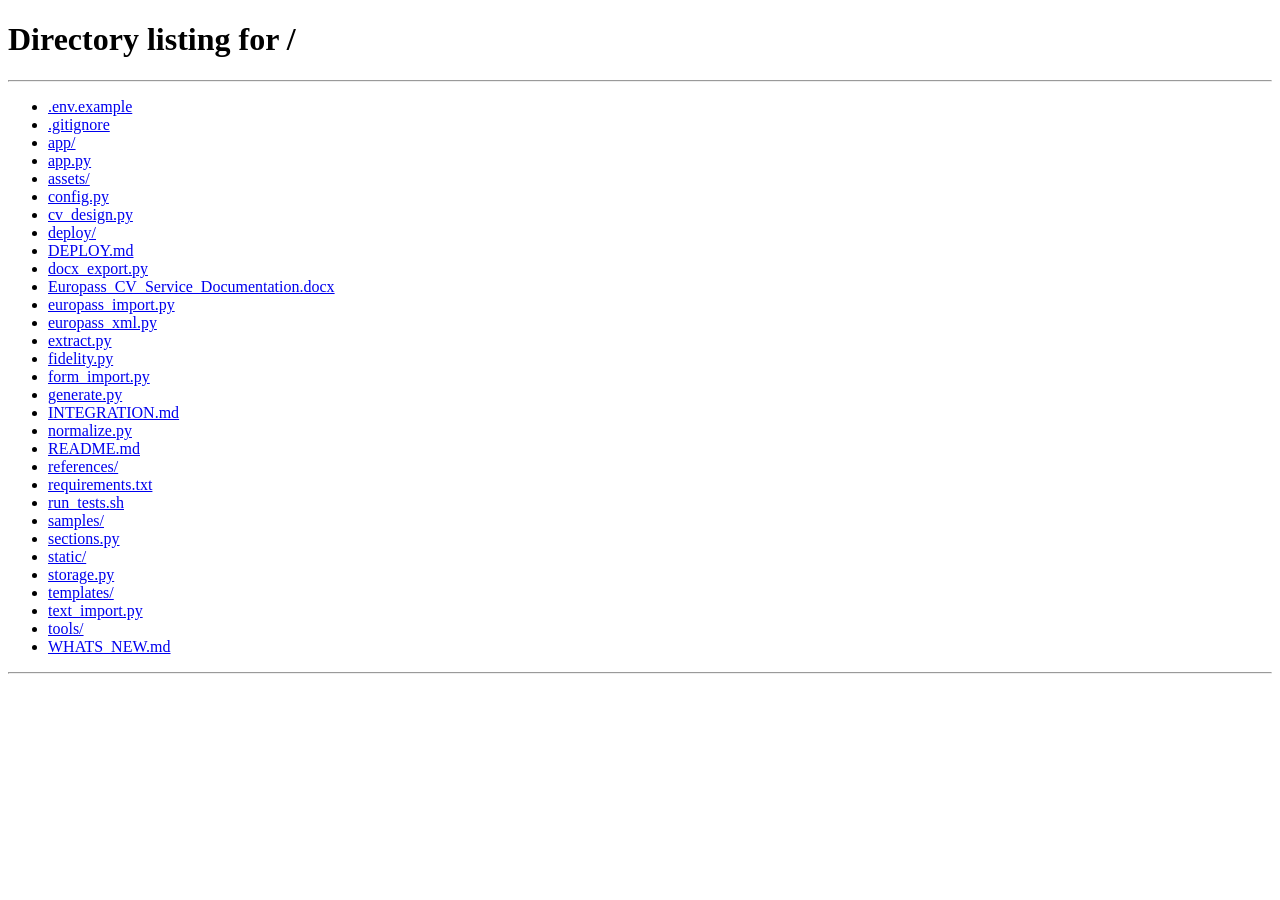
<file: static/index.html>
<!DOCTYPE html>
<html lang="en">
<head>
  <meta charset="utf-8">
  <meta name="viewport" content="width=device-width, initial-scale=1">
  <title>Edit CV · Europass CV service</title>
  <link rel="icon" href="data:image/svg+xml,%3Csvg xmlns='http://www.w3.org/2000/svg' viewBox='0 0 20 26'%3E%3Crect width='20' height='26' rx='2' fill='%23fff' stroke='%23d5dbe2'/%3E%3Crect width='20' height='6' rx='2' fill='%230c56a5'/%3E%3C/svg%3E">
  <link rel="preconnect" href="https://fonts.googleapis.com">
  <link rel="stylesheet" href="https://fonts.googleapis.com/css2?family=Public+Sans:wght@400;500;600;700&display=swap">
  <link rel="stylesheet" href="/static/editor.css">
  <link rel="icon" href="/static/favicon.ico" sizes="any">
  <link rel="icon" type="image/png" sizes="32x32" href="/static/favicon-32.png">
  <link rel="apple-touch-icon" href="/static/favicon-180.png">
</head>
<body>
 
<header class="topbar">
  <div class="brand">
    <a class="back-link" href="/" title="All CVs" aria-label="Back to all CVs">
      <svg viewBox="0 0 20 20"><path d="M12 4 6 10l6 6"/></svg>
    </a>
    <span class="brand-mark" aria-hidden="true"></span>
    <span class="brand-name" id="cvName">CV</span>
    <select class="status-select" id="statusSelect" aria-label="Status">
      <option value="new">New</option>
      <option value="in_review">In review</option>
      <option value="ready">Ready</option>
    </select>
    <span class="save-state" id="saveState"></span>
  </div>
 
  <div class="toolbar" role="toolbar" aria-label="Edit">
    <button class="icon-btn" id="undoBtn" title="Undo (Ctrl+Z)" aria-label="Undo">
      <svg viewBox="0 0 20 20"><path d="M8 5 3 9.5 8 14M3.5 9.5H12a5 5 0 0 1 0 10h-2" /></svg>
    </button>
    <button class="icon-btn" id="redoBtn" title="Redo (Ctrl+Y)" aria-label="Redo">
      <svg viewBox="0 0 20 20"><path d="m12 5 5 4.5-5 4.5m4.5-4.5H8a5 5 0 0 0 0 10h2" /></svg>
    </button>
    <span class="divider"></span>
    <button class="icon-btn" id="zoomOut" aria-label="Zoom out">−</button>
    <button class="zoom-value" id="zoomFit" title="Fit to screen">100%</button>
    <button class="icon-btn" id="zoomIn" aria-label="Zoom in">+</button>
  </div>
 
  <div class="actions">
    <div class="menu-wrap">
      <button class="btn" id="fileBtn" aria-haspopup="true" aria-expanded="false">File</button>
      <div class="menu" id="fileMenu" hidden>
        <button data-action="open">Replace with a file… <small>Student form (.docx), JSON, Europass PDF or XML</small></button>
      </div>
    </div>
    <button class="btn" id="previewBtn">Preview PDF</button>
    <div class="menu-wrap">
      <button class="btn btn-primary" id="downloadBtn" aria-haspopup="true" aria-expanded="false">Download</button>
      <div class="menu menu-right" id="downloadMenu" hidden>
        <button data-fmt="pdf">PDF <small>Europass format, can be re-imported into Europass</small></button>
        <button data-fmt="docx">Word document <small>.docx, for further editing</small></button>
        <button data-fmt="png">Image <small>PNG, all pages</small></button>
        <button data-fmt="html">Web page <small>single HTML file</small></button>
        <button data-fmt="xml">Europass XML <small>data only</small></button>
        <button data-fmt="json">Backup <small>JSON, to open here again later</small></button>
      </div>
    </div>
    <input type="file" id="fileInput" accept=".pdf,.docx,.doc,.odt,.rtf,.txt,.md,.csv,.tsv,.xlsx,.json,.xml,.html,.htm,.png,.jpg,.jpeg,.webp,.tif,.tiff" hidden>
  </div>
</header>
 
<main class="workspace">
  <aside class="panel panel-left" aria-label="Content and design">
    <div class="tabs" role="tablist">
      <button role="tab" class="tab is-active" data-tab="content" aria-selected="true">Content</button>
      <button role="tab" class="tab" data-tab="design" aria-selected="false">Design</button>
    </div>
 
    <section class="tab-panel" id="tab-content">
      <div class="checks" id="checks" hidden></div>
      <button class="row-item personal-row" id="personalRow">
        <span class="row-title">Personal details</span>
      </button>
      <p class="hint">Drag sections to change their order.</p>
      <ol class="section-list" id="sectionList"></ol>
      <button class="btn btn-ghost full" id="addCustom">Add a custom section</button>
    </section>
 
    <section class="tab-panel" id="tab-design" hidden>
            <label class="field">
        <span>Template</span>
        <select id="dTemplate">
          <option value="template1">Template 1 &mdash; grey header band</option>
          <option value="template2">Template 2 &mdash; grey side column</option>
          <option value="template3">Template 3 &mdash; blue frame</option>
          <option value="template4">Template 4 &mdash; side labels</option>
        </select>
      </label>
<label class="field">
        <span>Font</span>
        <select id="dFont"></select>
      </label>
      <div class="field">
        <span>Accent colour</span>
        <div class="swatches" id="dSwatches"></div>
      </div>
      <label class="field">
        <span>Text colour</span>
        <input type="color" id="dText">
      </label>
      <label class="field">
        <span>Text size <output id="dScaleOut"></output></span>
        <input type="range" id="dScale" min="0.8" max="1.25" step="0.05">
      </label>
      <label class="field">
        <span>Side margins <output id="dMarginOut"></output></span>
        <input type="range" id="dMargin" min="5" max="25" step="1">
      </label>
      <div class="field">
        <span>Photo shape</span>
        <div class="segmented" id="dPhoto">
          <button data-v="square">Square</button>
          <button data-v="rounded">Rounded</button>
          <button data-v="circle">Circle</button>
        </div>
      </div>
      <label class="check">
        <input type="checkbox" id="dFrame"> Europass logo on the first page
      </label>
      <label class="check">
        <input type="checkbox" id="dPages"> Show page numbers
      </label>
 
      <label class="field"><span>Line spacing <b id="dLineOut">1.45</b></span>
        <input type="range" id="dLine" min="1" max="2.2" step="0.05"></label>
 
      <label class="field"><span>Space above sections <b id="dSectionOut">4 mm</b></span>
        <input type="range" id="dSection" min="0" max="15" step="0.5"></label>
 
      <label class="field"><span>Space between entries <b id="dEntryOut">3.5 mm</b></span>
        <input type="range" id="dEntry" min="0" max="15" step="0.5"></label>
 
      <label class="field"><span>Language skills</span>
        <div class="segmented" id="dLangLayout">
          <button type="button" data-v="table">Table</button>
          <button type="button" data-v="list">List</button>
        </div>
      </label>
 
      <button class="btn btn-ghost full" id="dReset">Reset to the Europass look</button>
    </div>
  </aside>
 
 
  <section class="canvas" id="canvas" aria-label="CV page">
    <div class="page-wrap" id="pageWrap">
      <iframe id="page" title="CV page"></iframe>
    </div>
    <p class="canvas-note">Each sheet is one page of the CV. Very long single entries may split differently here than in the final PDF — use Preview PDF to confirm.</p>
  </section>
 
  <aside class="panel panel-right" id="inspector" aria-label="Selected item"></aside>
</main>
 
<div class="drop-overlay" id="dropOverlay" hidden><p>Drop a CV or student form here — PDF, Word, text, spreadsheet or photo</p></div>
 
<dialog class="preview" id="previewDialog">
  <div class="preview-bar">
    <strong>PDF preview</strong>
    <button class="btn" id="previewClose">Close</button>
  </div>
  <iframe id="previewFrame" title="PDF preview"></iframe>
</dialog>
 
<div class="toasts" id="toasts" aria-live="polite"></div>
 
<script src="/static/editor.js"></script>
</body>
</html>
</file>
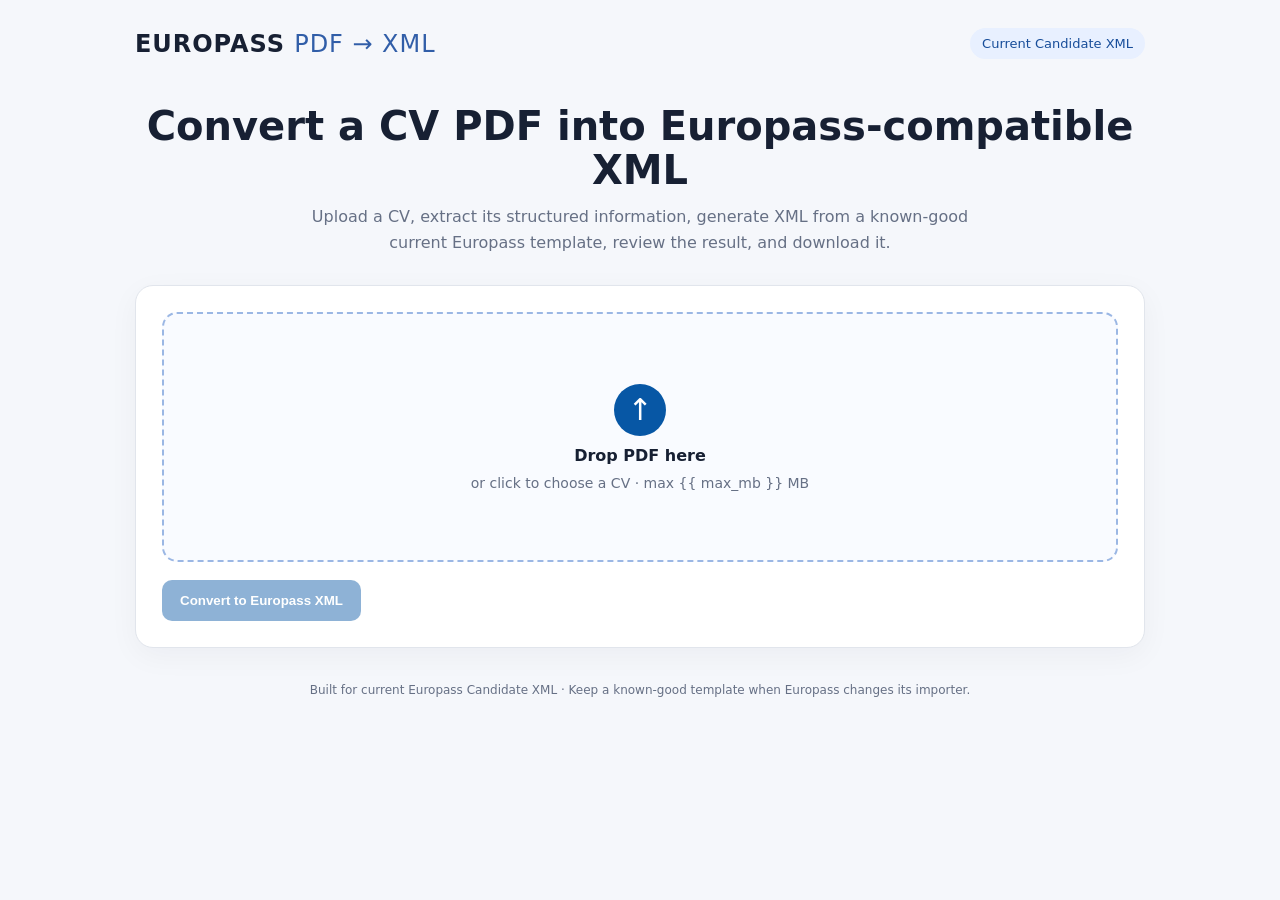
<file: templates/index.html>
<!doctype html>
<html lang="en">
<head>
<meta charset="utf-8"><meta name="viewport" content="width=device-width,initial-scale=1">
<title>Europass PDF → XML Converter</title>
<link rel="stylesheet" href="/static/style.css">
</head>
<body>
<div class="wrap">
<header><div class="brand">EUROPASS <span>PDF → XML</span></div><div class="badge">Current Candidate XML</div></header>
<main>
<section class="hero"><h1>Convert a CV PDF into Europass-compatible XML</h1><p>Upload a CV, extract its structured information, generate XML from a known-good current Europass template, review the result, and download it.</p></section>
<section class="card">
<label class="drop" id="drop"><input id="file" type="file" accept="application/pdf"><div class="icon">↑</div><strong>Drop PDF here</strong><span>or click to choose a CV · max {{ max_mb }} MB</span></label>
<div class="actions"><button id="convert" disabled>Convert to Europass XML</button></div>
<div id="status" class="status hidden"></div>
</section>
<section id="result" class="card hidden">
<div class="result-head"><h2>Extracted CV</h2><span id="count"></span></div>
<div class="grid"><div><h3>Person</h3><pre id="person"></pre></div><div><h3>Sections</h3><pre id="sections"></pre></div></div>
<div class="actions"><button id="download">Download XML</button><button class="secondary" id="validate">Validate with Europass</button></div>
<p class="privacy">Validation is optional. If clicked, the XML is sent to the official Europass importer for compliance checking.</p>
<details><summary>Preview XML</summary><pre id="xml"></pre></details>
</section>
</main>
<footer>Built for current Europass Candidate XML · Keep a known-good template when Europass changes its importer.</footer>
</div>
<script src="/static/app.js"></script>
</body></html>
</file>
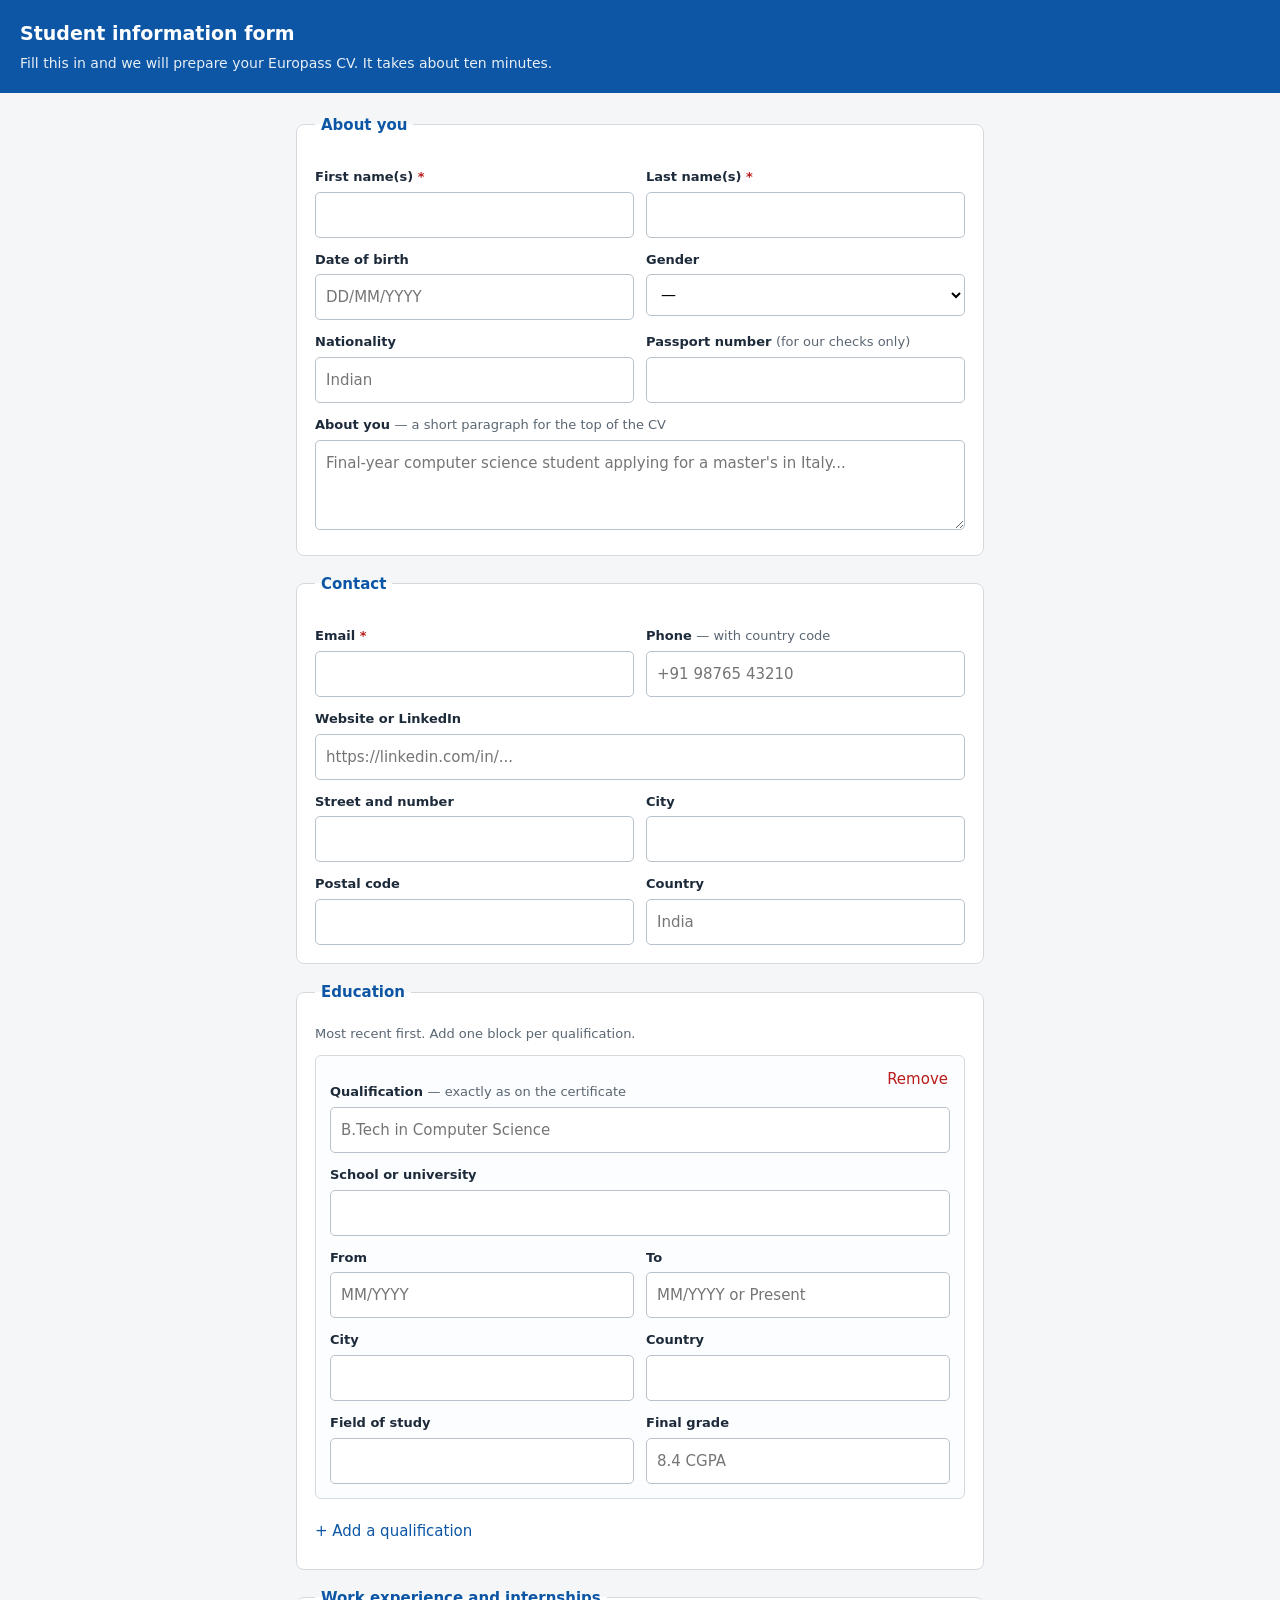
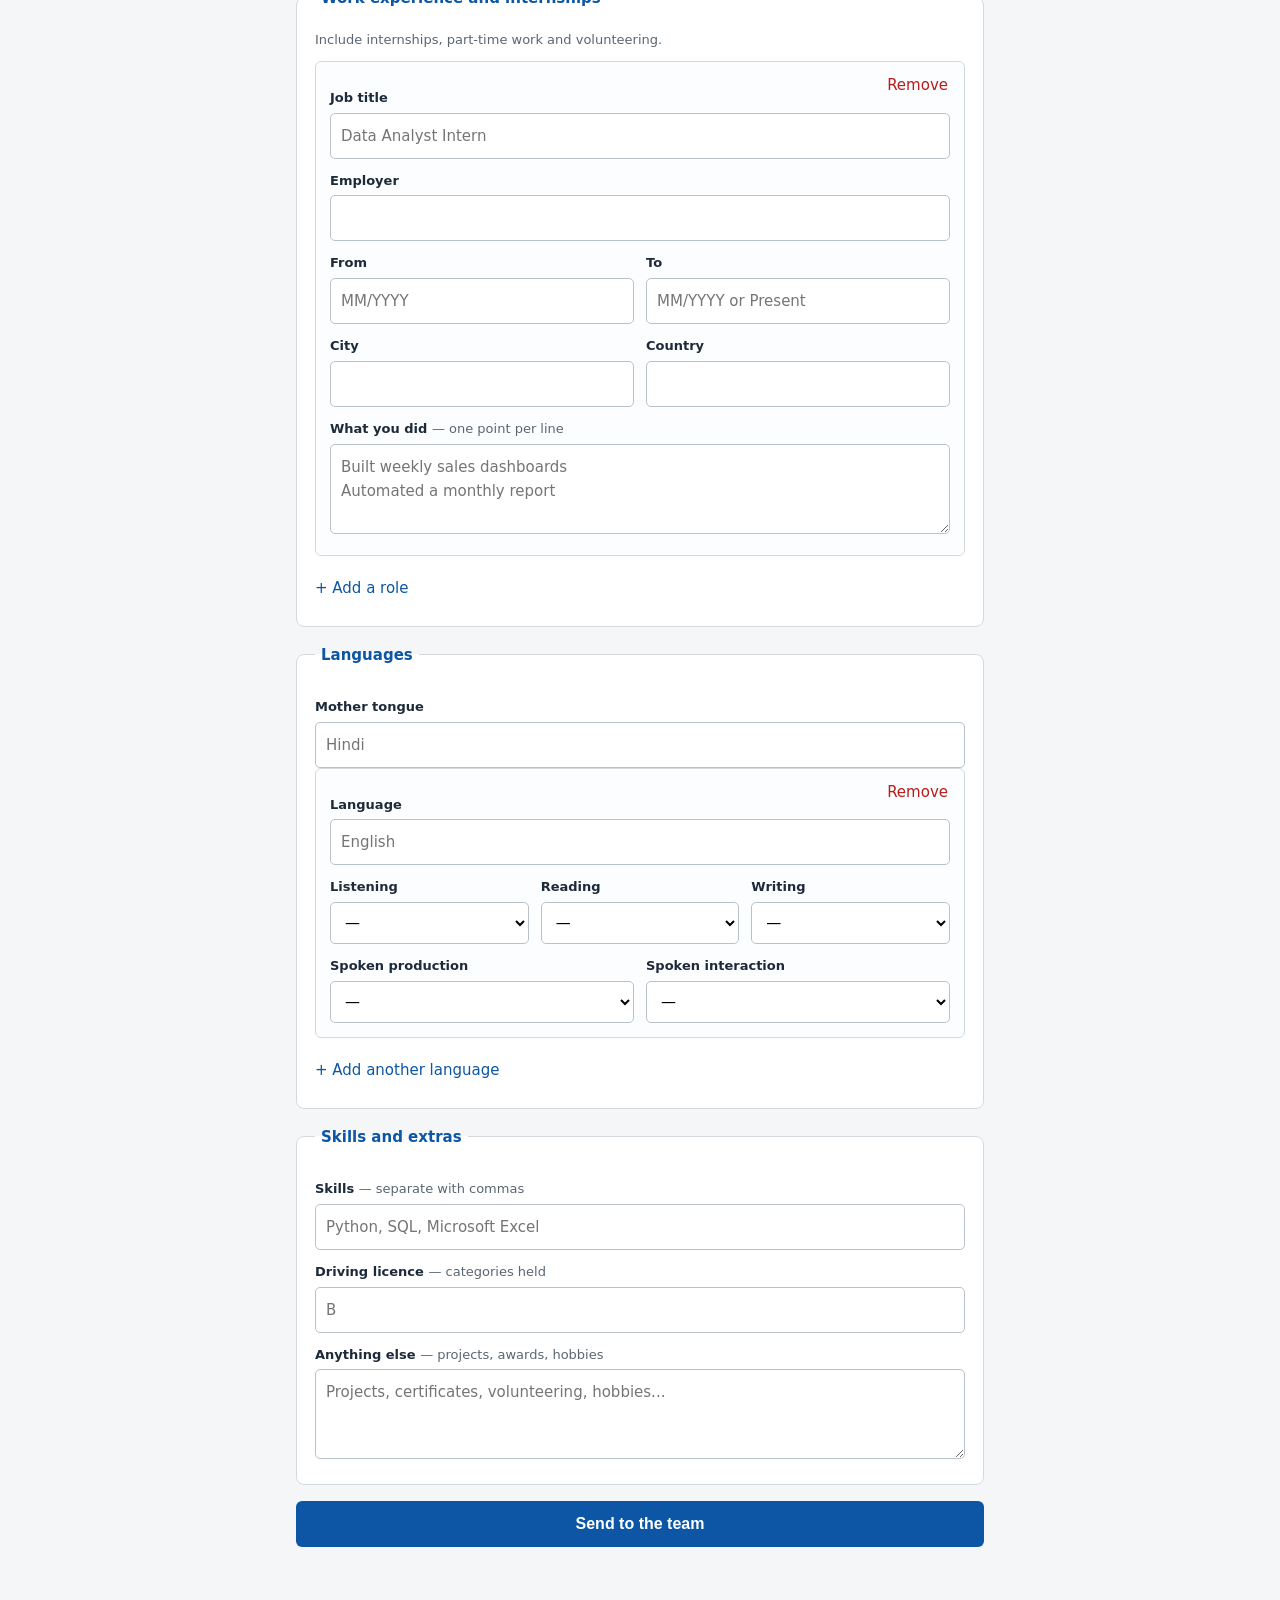
<file: static/apply.html>
<!DOCTYPE html>
<html lang="en">
<head>
  <meta charset="utf-8">
  <meta name="viewport" content="width=device-width, initial-scale=1">
  <title>Student information form</title>
  <link rel="icon" href="/static/favicon.ico" sizes="any">
  <style>
    :root { --eu:#0c56a5; --ink:#1d2a3a; --soft:#5a6672; --line:#d4d9de; --bg:#f4f6f8; --err:#b91c1c; }
    * { box-sizing: border-box; }
    body { margin:0; background:var(--bg); color:var(--ink);
           font:15px/1.6 system-ui,-apple-system,"Segoe UI",sans-serif; }
    header { background:var(--eu); color:#fff; padding:18px 20px; }
    header h1 { margin:0; font-size:19px; }
    header p { margin:4px 0 0; opacity:.9; font-size:14px; }
    .wrap { max-width:720px; margin:0 auto; padding:20px 16px 60px; }
    fieldset { background:#fff; border:1px solid var(--line); border-radius:8px;
               margin:0 0 16px; padding:18px; }
    legend { font-weight:600; color:var(--eu); padding:0 6px; }
    label { display:block; font-size:13px; font-weight:600; margin:12px 0 4px; }
    label .opt { font-weight:400; color:var(--soft); }
    input, select, textarea { width:100%; padding:10px; border:1px solid #b9c2cb;
           border-radius:5px; font:inherit; font-size:15px; background:#fff; }
    input:focus, select:focus, textarea:focus { outline:none; border-color:var(--eu);
           box-shadow:0 0 0 3px rgba(12,86,165,.14); }
    textarea { min-height:90px; resize:vertical; }
    .row { display:grid; gap:12px; grid-template-columns:1fr 1fr; }
    .row3 { display:grid; gap:12px; grid-template-columns:1fr 1fr 1fr; }
    @media (max-width:560px) { .row, .row3 { grid-template-columns:1fr; } }
    .entry { border:1px solid var(--line); border-radius:6px; padding:14px;
             margin-bottom:12px; background:#fcfdfe; position:relative; }
    .add { background:none; border:0; color:var(--eu); font-weight:600;
           cursor:pointer; padding:8px 0; font:inherit; }
    .rm { position:absolute; top:10px; right:10px; background:none; border:0;
          color:var(--err); cursor:pointer; font-size:13px; font:inherit; }
    .hint { font-size:13px; color:var(--soft); margin:2px 0 10px; }
    .submit { width:100%; padding:14px; background:var(--eu); color:#fff; border:0;
              border-radius:6px; font-size:16px; font-weight:600; cursor:pointer; }
    .submit:disabled { opacity:.6; cursor:default; }
    .done { background:#fff; border:1px solid var(--line); border-radius:8px;
            padding:40px 24px; text-align:center; }
    .done h2 { color:var(--eu); margin:0 0 8px; }
    .error { color:var(--err); font-size:14px; margin-top:10px; }
    .req { color:var(--err); }
  </style>
</head>
<body>
<header>
  <h1>Student information form</h1>
  <p>Fill this in and we will prepare your Europass CV. It takes about ten minutes.</p>
</header>

<div class="wrap" id="wrap">
  <form id="form">
    <fieldset>
      <legend>About you</legend>
      <div class="row">
        <div><label>First name(s) <span class="req">*</span></label><input name="first_name" required></div>
        <div><label>Last name(s) <span class="req">*</span></label><input name="last_name" required></div>
      </div>
      <div class="row">
        <div><label>Date of birth</label><input name="date_of_birth" placeholder="DD/MM/YYYY"></div>
        <div><label>Gender</label>
          <select name="gender"><option value="">—</option><option>Male</option><option>Female</option><option>Other</option></select>
        </div>
      </div>
      <div class="row">
        <div><label>Nationality</label><input name="nationality" placeholder="Indian"></div>
        <div><label>Passport number <span class="opt">(for our checks only)</span></label><input name="passport"></div>
      </div>
      <label>About you <span class="opt">— a short paragraph for the top of the CV</span></label>
      <textarea name="about" placeholder="Final-year computer science student applying for a master's in Italy..."></textarea>
    </fieldset>

    <fieldset>
      <legend>Contact</legend>
      <div class="row">
        <div><label>Email <span class="req">*</span></label><input type="email" name="email" required></div>
        <div><label>Phone <span class="opt">— with country code</span></label><input name="phone" placeholder="+91 98765 43210"></div>
      </div>
      <label>Website or LinkedIn</label><input name="website" placeholder="https://linkedin.com/in/...">
      <div class="row">
        <div><label>Street and number</label><input name="street"></div>
        <div><label>City</label><input name="city"></div>
      </div>
      <div class="row">
        <div><label>Postal code</label><input name="pincode"></div>
        <div><label>Country</label><input name="country" placeholder="India"></div>
      </div>
    </fieldset>

    <fieldset>
      <legend>Education</legend>
      <p class="hint">Most recent first. Add one block per qualification.</p>
      <div id="education"></div>
      <button type="button" class="add" id="add-edu">+ Add a qualification</button>
    </fieldset>

    <fieldset>
      <legend>Work experience and internships</legend>
      <p class="hint">Include internships, part-time work and volunteering.</p>
      <div id="work"></div>
      <button type="button" class="add" id="add-work">+ Add a role</button>
    </fieldset>

    <fieldset>
      <legend>Languages</legend>
      <label>Mother tongue</label><input name="mother_tongue" placeholder="Hindi">
      <div id="languages"></div>
      <button type="button" class="add" id="add-lang">+ Add another language</button>
    </fieldset>

    <fieldset>
      <legend>Skills and extras</legend>
      <label>Skills <span class="opt">— separate with commas</span></label>
      <input name="skills" placeholder="Python, SQL, Microsoft Excel">
      <label>Driving licence <span class="opt">— categories held</span></label>
      <input name="driving_licence" placeholder="B">
      <label>Anything else <span class="opt">— projects, awards, hobbies</span></label>
      <textarea name="extra" placeholder="Projects, certificates, volunteering, hobbies..."></textarea>
    </fieldset>

    <button class="submit" id="submit">Send to the team</button>
    <p class="error" id="error" hidden></p>
  </form>
</div>

<script>
const h = (html) => { const d = document.createElement("div"); d.innerHTML = html.trim(); return d.firstChild; };

function eduBlock() {
  return h(`<div class="entry">
    <button type="button" class="rm">Remove</button>
    <label>Qualification <span class="opt">— exactly as on the certificate</span></label>
    <input data-f="title" placeholder="B.Tech in Computer Science">
    <label>School or university</label><input data-f="organisation">
    <div class="row">
      <div><label>From</label><input data-f="from" placeholder="MM/YYYY"></div>
      <div><label>To</label><input data-f="to" placeholder="MM/YYYY or Present"></div>
    </div>
    <div class="row">
      <div><label>City</label><input data-f="city"></div>
      <div><label>Country</label><input data-f="country"></div>
    </div>
    <div class="row">
      <div><label>Field of study</label><input data-f="field"></div>
      <div><label>Final grade</label><input data-f="final_grade" placeholder="8.4 CGPA"></div>
    </div>
  </div>`);
}

function workBlock() {
  return h(`<div class="entry">
    <button type="button" class="rm">Remove</button>
    <label>Job title</label><input data-f="title" placeholder="Data Analyst Intern">
    <label>Employer</label><input data-f="employer">
    <div class="row">
      <div><label>From</label><input data-f="from" placeholder="MM/YYYY"></div>
      <div><label>To</label><input data-f="to" placeholder="MM/YYYY or Present"></div>
    </div>
    <div class="row">
      <div><label>City</label><input data-f="city"></div>
      <div><label>Country</label><input data-f="country"></div>
    </div>
    <label>What you did <span class="opt">— one point per line</span></label>
    <textarea data-f="description" placeholder="Built weekly sales dashboards&#10;Automated a monthly report"></textarea>
  </div>`);
}

function langBlock() {
  return h(`<div class="entry">
    <button type="button" class="rm">Remove</button>
    <label>Language</label><input data-f="name" placeholder="English">
    <div class="row3">
      <div><label>Listening</label>${levels("listening")}</div>
      <div><label>Reading</label>${levels("reading")}</div>
      <div><label>Writing</label>${levels("writing")}</div>
    </div>
    <div class="row">
      <div><label>Spoken production</label>${levels("spoken_production")}</div>
      <div><label>Spoken interaction</label>${levels("spoken_interaction")}</div>
    </div>
  </div>`);
}

function levels(field) {
  const opts = ["", "A1", "A2", "B1", "B2", "C1", "C2"]
    .map((v) => `<option value="${v}">${v || "—"}</option>`).join("");
  return `<select data-f="${field}">${opts}</select>`;
}

function wire(container, make) {
  const add = () => {
    const block = make();
    block.querySelector(".rm").addEventListener("click", () => block.remove());
    container.append(block);
  };
  add();
  return add;
}

const addEdu = wire(document.getElementById("education"), eduBlock);
const addWork = wire(document.getElementById("work"), workBlock);
const addLang = wire(document.getElementById("languages"), langBlock);
document.getElementById("add-edu").addEventListener("click", addEdu);
document.getElementById("add-work").addEventListener("click", addWork);
document.getElementById("add-lang").addEventListener("click", addLang);

function readBlocks(id) {
  return [...document.querySelectorAll(`#${id} .entry`)].map((entry) => {
    const row = {};
    entry.querySelectorAll("[data-f]").forEach((el) => { row[el.dataset.f] = el.value.trim(); });
    return row;
  }).filter((row) => Object.values(row).some(Boolean));
}

document.getElementById("form").addEventListener("submit", async (e) => {
  e.preventDefault();
  const button = document.getElementById("submit");
  const error = document.getElementById("error");
  error.hidden = true;
  button.disabled = true;
  button.textContent = "Sending...";

  const form = new FormData(e.target);
  const get = (k) => (form.get(k) || "").trim();
  const payload = {
    personal: {
      first_name: get("first_name"), last_name: get("last_name"),
      date_of_birth: get("date_of_birth"), gender: get("gender"),
      nationality: get("nationality"), passport: get("passport"),
      email: get("email"), phone: get("phone"), website: get("website"),
      address: { street: get("street"), city: get("city"),
                 pincode: get("pincode"), country: get("country") },
    },
    about: get("about"),
    education: readBlocks("education"),
    work_experience: readBlocks("work"),
    languages: { mother_tongues: get("mother_tongue"), other: readBlocks("languages") },
    digital_skills: get("skills"),
    driving_licence: get("driving_licence"),
    additional_sections: get("extra")
      ? [{ title: "Additional information", items: [{ heading: "", text: get("extra") }] }] : [],
  };

  try {
    const res = await fetch(location.pathname, {
      method: "POST",
      headers: { "Content-Type": "application/json" },
      body: JSON.stringify(payload),
    });
    if (!res.ok) throw new Error((await res.json()).error || "Something went wrong.");
    document.getElementById("wrap").innerHTML =
      `<div class="done"><h2>Thank you</h2>
       <p>Your details have reached our team. We will prepare your Europass CV
          and come back to you if anything is missing.</p></div>`;
    window.scrollTo(0, 0);
  } catch (err) {
    error.textContent = err.message;
    error.hidden = false;
    button.disabled = false;
    button.textContent = "Send to the team";
  }
});
</script>
</body>
</html>
</file>
<file: static/editor.css>
/* Europass CV editor - UI chrome.
   The CV itself is styled by templates/europass_cv.css inside the iframe. */

:root {
  --ui-font: "Public Sans", "Segoe UI", system-ui, sans-serif;
  --ink: #1d2a3a;          /* text, primary buttons   */
  --ink-soft: #5b6878;     /* secondary text          */
  --desk: #dde3ea;         /* light table behind page */
  --panel: #fbfcfd;
  --line: #d5dbe2;
  --field: #ffffff;
  --marigold: #d68b1d;     /* selection + focus: never confused with the CV's blue */
  --marigold-soft: #fbf1e1;
  --danger: #b3261e;
  --radius: 6px;
}

* { box-sizing: border-box; }

[hidden] { display: none !important; }

html, body {
  height: 100%;
  margin: 0;
  font-family: var(--ui-font);
  font-size: 14px;
  color: var(--ink);
  background: var(--desk);
}

button, input, select, textarea { font: inherit; color: inherit; }

:focus-visible { outline: 2px solid var(--marigold); outline-offset: 2px; }

@media (prefers-reduced-motion: reduce) {
  * { transition: none !important; animation: none !important; }
}

/* ------------------------------------------------------------ topbar --- */

.topbar {
  height: 56px;
  display: grid;
  grid-template-columns: 1fr auto 1fr;
  align-items: center;
  gap: 16px;
  padding: 0 16px;
  background: var(--panel);
  border-bottom: 1px solid var(--line);
  position: relative;
  z-index: 5;
}

.brand { display: flex; align-items: center; gap: 10px; min-width: 0; }

.brand-mark {
  width: 22px; height: 28px;
  border-radius: 2px;
  background: linear-gradient(#0c56a5 0 22%, #fff 22% 30%, #c9d6e6 30% 36%, #fff 36% 44%, #c9d6e6 44% 50%, #fff 50%);
  box-shadow: 0 0 0 1px var(--line);
  flex: 0 0 auto;
}

.brand-name { font-weight: 700; white-space: nowrap; }

.save-state { color: var(--ink-soft); font-size: 12px; white-space: nowrap; overflow: hidden; text-overflow: ellipsis; }

.toolbar { display: flex; align-items: center; gap: 4px; }

.divider { width: 1px; height: 22px; background: var(--line); margin: 0 6px; }

.actions { display: flex; justify-content: flex-end; align-items: center; gap: 8px; }

.btn, .icon-btn, .zoom-value {
  border: 1px solid var(--line);
  background: var(--field);
  border-radius: var(--radius);
  height: 34px;
  padding: 0 14px;
  cursor: pointer;
  font-weight: 500;
  display: inline-flex;
  align-items: center;
  justify-content: center;
  gap: 6px;
}

a.btn { color: inherit; text-decoration: none; }

.btn:hover, .icon-btn:hover, .zoom-value:hover { border-color: #b8c1cc; }

.btn-primary { background: var(--ink); border-color: var(--ink); color: #fff; }
.btn-primary:hover { background: #2c3d52; border-color: #2c3d52; }

.btn-ghost { background: transparent; border-style: dashed; color: var(--ink-soft); }
.btn-ghost:hover { color: var(--ink); background: var(--field); }

.btn-danger { color: var(--danger); }
.btn-danger:hover { border-color: var(--danger); }

.btn.full { width: 100%; margin-top: 12px; }
.btn.small { height: 28px; padding: 0 10px; font-size: 13px; }

.icon-btn { width: 34px; padding: 0; font-size: 18px; }
.icon-btn svg { width: 18px; height: 18px; fill: none; stroke: currentColor; stroke-width: 1.7; stroke-linecap: round; stroke-linejoin: round; }
.icon-btn:disabled { opacity: .4; cursor: default; }

.zoom-value { min-width: 64px; padding: 0 8px; font-variant-numeric: tabular-nums; }

.menu-wrap { position: relative; }

.menu {
  position: absolute;
  top: calc(100% + 6px);
  left: 0;
  min-width: 290px;
  background: var(--field);
  border: 1px solid var(--line);
  border-radius: 8px;
  box-shadow: 0 10px 30px rgba(29, 42, 58, .16);
  padding: 6px;
  z-index: 20;
}

.menu-right { left: auto; right: 0; }

.menu button {
  display: block;
  width: 100%;
  text-align: left;
  border: 0;
  background: none;
  padding: 9px 10px;
  border-radius: 5px;
  cursor: pointer;
  font-weight: 500;
}

.menu button small { display: block; font-weight: 400; color: var(--ink-soft); font-size: 12px; margin-top: 1px; }
.menu button:hover, .menu button:focus-visible { background: var(--marigold-soft); outline: none; }

/* --------------------------------------------------------- workspace --- */

.workspace {
  height: calc(100% - 56px);
  display: grid;
  grid-template-columns: 272px 1fr 320px;
}

.panel {
  background: var(--panel);
  overflow-y: auto;
  padding: 16px;
}

.panel-left { border-right: 1px solid var(--line); }
.panel-right { border-left: 1px solid var(--line); }

.tabs {
  display: grid;
  grid-template-columns: 1fr 1fr;
  background: #edf0f4;
  border-radius: var(--radius);
  padding: 3px;
  margin-bottom: 16px;
}

.tab {
  border: 0;
  background: none;
  height: 30px;
  border-radius: 4px;
  cursor: pointer;
  font-weight: 600;
  color: var(--ink-soft);
}

.tab.is-active { background: var(--field); color: var(--ink); box-shadow: 0 1px 2px rgba(29, 42, 58, .12); }

.hint { color: var(--ink-soft); font-size: 12.5px; margin: 14px 0 6px; }

/* section list */

.row-item {
  width: 100%;
  display: flex;
  align-items: center;
  gap: 8px;
  min-height: 40px;
  padding: 0 8px;
  border: 1px solid transparent;
  border-radius: var(--radius);
  background: none;
  text-align: left;
  cursor: pointer;
}

.row-item:hover { background: #eef1f5; }
.row-item.is-current { background: var(--marigold-soft); border-color: #eccb96; }

.personal-row { font-weight: 600; border-color: var(--line); background: var(--field); }

.section-list { list-style: none; margin: 0; padding: 0; }

.section-list li { margin: 2px 0; }
.section-list li.is-dragging { opacity: .4; }
.section-list li.drop-before { box-shadow: 0 -2px 0 var(--marigold); }
.section-list li.drop-after { box-shadow: 0 2px 0 var(--marigold); }

.handle {
  width: 14px;
  height: 18px;
  flex: 0 0 auto;
  cursor: grab;
  background-image: radial-gradient(circle, #9aa5b1 1.3px, transparent 1.5px);
  background-size: 6px 6px;
  opacity: .8;
}

.row-title { flex: 1 1 auto; min-width: 0; overflow: hidden; text-overflow: ellipsis; white-space: nowrap; }
.row-item.is-hidden .row-title { color: #9aa5b1; text-decoration: line-through; }

.row-actions { display: flex; gap: 2px; }

.mini {
  width: 26px;
  height: 26px;
  border: 0;
  background: none;
  border-radius: 4px;
  cursor: pointer;
  color: var(--ink-soft);
  display: inline-flex;
  align-items: center;
  justify-content: center;
}

.mini:hover { background: #e2e7ed; color: var(--ink); }
.mini svg { width: 16px; height: 16px; fill: none; stroke: currentColor; stroke-width: 1.7; stroke-linecap: round; stroke-linejoin: round; }

/* form fields (design tab + inspector) */

.field { display: block; margin-bottom: 14px; }

.field > span {
  display: flex;
  justify-content: space-between;
  font-size: 12.5px;
  font-weight: 600;
  color: var(--ink-soft);
  margin-bottom: 5px;
}

.field input[type="text"], .field input[type="email"], .field input[type="url"],
.field input[type="date"], .field input[type="month"], .field input[type="tel"],
.field select, .field textarea {
  width: 100%;
  height: 34px;
  padding: 0 10px;
  border: 1px solid var(--line);
  border-radius: var(--radius);
  background: var(--field);
}

.field textarea { height: auto; min-height: 90px; padding: 8px 10px; line-height: 1.45; resize: vertical; }

.field input:focus, .field select:focus, .field textarea:focus { border-color: var(--marigold); outline: none; box-shadow: 0 0 0 3px var(--marigold-soft); }

.field input[type="range"] { width: 100%; accent-color: var(--ink); }
.field input[type="color"] { width: 44px; height: 30px; padding: 0 2px; border: 1px solid var(--line); border-radius: 4px; background: var(--field); }

.field-row { display: grid; grid-template-columns: 1fr 1fr; gap: 10px; }
.field-row-3 { display: grid; grid-template-columns: 76px 1fr 96px; gap: 8px; }

.check { display: flex; align-items: center; gap: 8px; margin: 4px 0 14px; cursor: pointer; }
.check input { accent-color: var(--ink); width: 16px; height: 16px; }

.help { font-size: 12px; color: var(--ink-soft); margin: -8px 0 14px; }

.swatches { display: flex; flex-wrap: wrap; gap: 8px; align-items: center; }

.swatch {
  width: 28px;
  height: 28px;
  border-radius: 50%;
  border: 2px solid var(--field);
  box-shadow: 0 0 0 1px var(--line);
  cursor: pointer;
}

.swatch.is-active { box-shadow: 0 0 0 2px var(--marigold); }

.segmented { display: grid; grid-auto-flow: column; border: 1px solid var(--line); border-radius: var(--radius); overflow: hidden; }
.segmented button { border: 0; background: var(--field); height: 32px; cursor: pointer; }
.segmented button + button { border-left: 1px solid var(--line); }
.segmented button.is-active { background: var(--ink); color: #fff; }

/* ----------------------------------------------------------- canvas --- */

.canvas {
  overflow: auto;
  padding: 32px 32px 64px;
  background: var(--desk);
  display: flex;
  flex-direction: column;
  align-items: center;
}

.page-wrap {
  flex: 0 0 auto;
  transform-origin: top center;
  background: transparent;   /* the sheets inside carry their own shadow */
}

.page-wrap iframe {
  display: block;
  width: 210mm;
  height: 297mm;
  border: 0;
  background: transparent;   /* the sheets inside carry their own background */
}

.canvas-note { color: var(--ink-soft); font-size: 12px; margin: 16px 0 0; text-align: center; }

/* --------------------------------------------------------- inspector --- */

.drawer-close { display: none; }

.inspector-head { display: flex; align-items: baseline; justify-content: space-between; gap: 8px; margin-bottom: 14px; }
.inspector-head h2 { font-size: 16px; margin: 0; }
.inspector-head .kind { color: var(--ink-soft); font-size: 12.5px; }

.entry-actions { display: grid; grid-template-columns: repeat(4, 1fr); gap: 6px; margin: 4px 0 18px; }
.entry-actions .btn { padding: 0; height: 32px; font-size: 13px; }

.subhead { font-size: 13px; font-weight: 700; margin: 20px 0 10px; padding-top: 14px; border-top: 1px solid var(--line); }

.empty-state { color: var(--ink-soft); line-height: 1.55; }
.empty-state strong { color: var(--ink); display: block; margin-bottom: 6px; font-size: 15px; }

.lang-card { border: 1px solid var(--line); border-radius: var(--radius); padding: 10px; margin-bottom: 10px; background: var(--field); }
.lang-card .lang-top { display: flex; gap: 6px; margin-bottom: 8px; }
.lang-card .lang-top input { flex: 1; height: 32px; padding: 0 8px; border: 1px solid var(--line); border-radius: 4px; }
.lang-grid { display: grid; grid-template-columns: repeat(5, 1fr); gap: 4px; }
.lang-grid label { font-size: 10.5px; color: var(--ink-soft); text-align: center; }
.lang-grid select { width: 100%; height: 28px; border: 1px solid var(--line); border-radius: 4px; background: var(--field); padding: 0 2px; }

.chips { display: flex; flex-wrap: wrap; gap: 6px; }
.chip { position: relative; }
.chip input { position: absolute; opacity: 0; }
.chip span { display: inline-block; min-width: 38px; text-align: center; padding: 5px 8px; border: 1px solid var(--line); border-radius: 4px; background: var(--field); cursor: pointer; font-size: 13px; }
.chip input:checked + span { background: var(--ink); border-color: var(--ink); color: #fff; }
.chip input:focus-visible + span { outline: 2px solid var(--marigold); outline-offset: 2px; }

.photo-box { display: flex; align-items: center; gap: 12px; margin-bottom: 14px; }
.photo-box img, .photo-box .ph { width: 64px; height: 64px; object-fit: cover; border-radius: 4px; background: #e8ecf1; border: 1px solid var(--line); }
.photo-box .ph { display: grid; place-items: center; color: #9aa5b1; font-size: 11px; }
.photo-box .btns { display: flex; flex-direction: column; gap: 6px; }

/* ------------------------------------------------------ overlays etc. --- */

.drop-overlay {
  position: fixed;
  inset: 0;
  background: rgba(29, 42, 58, .55);
  display: grid;
  place-items: center;
  z-index: 50;
}

.drop-overlay p {
  background: var(--field);
  padding: 28px 36px;
  border-radius: 10px;
  border: 2px dashed var(--marigold);
  font-weight: 600;
  font-size: 16px;
}

.preview {
  width: min(1000px, 94vw);
  height: 92vh;
  padding: 0;
  border: 0;
  border-radius: 10px;
  overflow: hidden;
  box-shadow: 0 20px 60px rgba(0, 0, 0, .35);
}

.preview::backdrop { background: rgba(29, 42, 58, .6); }
.preview[open] { display: flex; flex-direction: column; }
.preview-bar { display: flex; justify-content: space-between; align-items: center; padding: 10px 14px; border-bottom: 1px solid var(--line); background: var(--panel); }
.preview iframe { flex: 1; width: 100%; border: 0; }

.toasts { position: fixed; bottom: 20px; left: 50%; transform: translateX(-50%); display: flex; flex-direction: column; gap: 8px; z-index: 60; }

.toast {
  background: var(--ink);
  color: #fff;
  padding: 10px 16px;
  border-radius: var(--radius);
  box-shadow: 0 8px 24px rgba(29, 42, 58, .25);
  max-width: 560px;
  animation: toast-in .18s ease-out;
}

.toast.is-error { background: var(--danger); }

@keyframes toast-in { from { opacity: 0; transform: translateY(6px); } }

.busy { cursor: progress; }

/* ------------------------------------------------------- small screens --- */

@media (max-width: 1100px) {
  .workspace { grid-template-columns: 240px 1fr; }
  .panel-right {
    position: fixed;
    right: 0; top: 56px; bottom: 0;
    width: 320px;
    box-shadow: -8px 0 24px rgba(29, 42, 58, .15);
    transform: translateX(100%);
    transition: transform .2s ease;
    z-index: 10;
  }
  .panel-right.is-open { transform: none; }
  .drawer-close { display: inline-flex; float: right; margin: 0 0 8px 8px; }
  .brand-name, .save-state { display: none; }
}

@media (max-width: 720px) {
  .workspace { grid-template-columns: 1fr; }
  .panel-left { display: none; }
  .canvas { padding: 16px 8px 48px; }
  .toolbar .divider, #zoomIn, #zoomOut { display: none; }
}

/* ------------------------------------------------ server-backed editor --- */

.back-link {
  width: 32px; height: 32px; border-radius: var(--radius);
  display: inline-flex; align-items: center; justify-content: center;
  color: var(--ink); flex: 0 0 auto;
}
.back-link:hover { background: #eef1f5; }
.back-link svg { width: 18px; height: 18px; fill: none; stroke: currentColor; stroke-width: 2; stroke-linecap: round; stroke-linejoin: round; }

.status-select {
  height: 28px; border: 1px solid var(--line); border-radius: 14px; padding: 0 8px;
  background: var(--field); font-size: 12.5px; font-weight: 600; flex: 0 0 auto;
}
.status-select[data-v="new"] { background: #eaf1fb; border-color: #bcd2ee; }
.status-select[data-v="in_review"] { background: var(--marigold-soft); border-color: #eccb96; }
.status-select[data-v="ready"] { background: #e6f3ec; border-color: #a9d3bb; }

.save-state.is-error { color: var(--danger); font-weight: 600; }

.checks {
  border: 1px solid #eccb96; background: var(--marigold-soft); border-radius: var(--radius);
  padding: 10px 12px; margin-bottom: 14px; font-size: 12.5px;
}
.checks strong { display: block; margin-bottom: 6px; font-size: 13px; }
.checks ul { margin: 0 0 8px; padding-left: 16px; }
.checks li { margin-bottom: 4px; line-height: 1.4; }


/* ---------------------------------------------- formatting toolbar --- */

.format-bar {
  position: fixed;
  z-index: 40;
  display: flex;
  align-items: center;
  gap: 2px;
  padding: 4px;
  background: var(--ink);
  border-radius: 8px;
  box-shadow: 0 6px 20px rgba(29, 42, 58, .28);
}

.format-bar button {
  min-width: 30px;
  height: 28px;
  padding: 0 7px;
  border: 0;
  border-radius: 5px;
  background: transparent;
  color: #fff;
  font-size: 13px;
  cursor: pointer;
  line-height: 1;
}

.format-bar button:hover:not(:disabled) { background: rgba(255, 255, 255, .16); }
.format-bar button.is-on { background: var(--marigold); color: #241a07; }
.format-bar button:disabled { opacity: .35; cursor: default; }

.fb-sep { width: 1px; height: 18px; background: rgba(255, 255, 255, .25); margin: 0 3px; }

/* ---------------------------------------------- photo crop dialog ---- */

.photo-dialog {
  border: 0;
  border-radius: 14px;
  padding: 24px 26px;
  width: min(420px, 94vw);
  box-shadow: 0 24px 60px rgba(20, 30, 46, .35);
}

.photo-dialog::backdrop { background: rgba(20, 30, 46, .55); }
.photo-dialog h2 { margin: 0 0 6px; font-size: 18px; color: var(--ink); }
.photo-hint { margin: 0 0 16px; color: var(--ink-soft); font-size: 13px; line-height: 1.5; }

.photo-stage {
  position: relative;
  margin: 0 auto 16px;
  border-radius: 10px;
  overflow: hidden;
  background: #eef1f5;
  touch-action: none;
}

.photo-stage canvas { display: block; cursor: grab; }
.photo-stage canvas:active { cursor: grabbing; }

/* the round window showing what lands on the CV */
.photo-mask {
  position: absolute;
  inset: 0;
  pointer-events: none;
  box-shadow: 0 0 0 9999px rgba(255, 255, 255, .72);
  border-radius: 50%;
  border: 2px solid rgba(12, 86, 165, .9);
}

.photo-zoom { margin-bottom: 18px; }

.photo-actions { display: flex; gap: 8px; justify-content: flex-end; }

.photo-rotate {
  display: flex;
  align-items: center;
  gap: 6px;
  margin: -6px 0 18px;
  flex-wrap: wrap;
}

.photo-rotate > span {
  font-size: 13px;
  font-weight: 600;
  color: var(--ink-soft);
  margin-right: 2px;
}

/* ---- repeatable contact rows (extra emails, social media...) --------- */

.repeat-group { margin-bottom: 12px; }

.repeat-row {
  display: flex;
  gap: 6px;
  align-items: center;
  margin-bottom: 6px;
}

.repeat-row input,
.repeat-row select { flex: 1 1 auto; min-width: 0; }
.repeat-row select { flex: 0 0 38%; }
.repeat-row .btn { flex: 0 0 auto; padding: 0 9px; }

.subhead-small {
  font-size: 12px;
  font-weight: 600;
  color: var(--ink-soft);
  margin: 12px 0 6px;
}
</file>
<file: static/style.css>
:root{font-family:Inter,system-ui,-apple-system,Segoe UI,sans-serif;color:#172033;background:#f5f7fb}*{box-sizing:border-box}body{margin:0}.wrap{max-width:1050px;margin:auto;padding:28px 20px}header{display:flex;justify-content:space-between;align-items:center;margin-bottom:45px}.brand{font-size:24px;font-weight:800;letter-spacing:.04em}.brand span{font-weight:500;color:#315ea8}.badge{background:#e8f0ff;color:#174d9a;padding:8px 12px;border-radius:999px;font-size:13px}.hero{text-align:center;margin-bottom:30px}.hero h1{font-size:40px;line-height:1.1;margin:0 0 12px}.hero p{max-width:700px;margin:auto;color:#667085;line-height:1.6}.card{background:#fff;border:1px solid #e1e5ec;border-radius:18px;padding:26px;box-shadow:0 8px 30px #1720330b;margin-bottom:20px}.drop{min-height:250px;border:2px dashed #9bb7e4;border-radius:15px;display:flex;flex-direction:column;justify-content:center;align-items:center;gap:10px;cursor:pointer;background:#f9fbff}.drop.drag{background:#eef5ff}.drop input{display:none}.icon{width:52px;height:52px;border-radius:50%;background:#0757a5;color:white;display:grid;place-items:center;font-size:30px}.drop span{color:#667085;font-size:14px}.actions{display:flex;gap:10px;flex-wrap:wrap;margin-top:18px}button{border:0;border-radius:10px;background:#0757a5;color:white;padding:13px 18px;font-weight:700;cursor:pointer}button:disabled{opacity:.45;cursor:not-allowed}.secondary{background:#eef3fa;color:#174d9a}.status{margin-top:15px;padding:13px;border-radius:10px;background:#f0f6ff;color:#174d9a}.status.error{background:#fff0f0;color:#a52323}.hidden{display:none}.result-head{display:flex;justify-content:space-between;align-items:center}.grid{display:grid;grid-template-columns:1fr 1fr;gap:20px}.grid>div{background:#f8fafc;border-radius:12px;padding:15px}h2{margin-top:0}h3{margin-top:0}pre{white-space:pre-wrap;overflow:auto;max-height:320px;font-size:13px;color:#344054}.privacy,footer{font-size:12px;color:#667085;margin-top:14px}footer{text-align:center;padding:15px}@media(max-width:700px){.hero h1{font-size:30px}.grid{grid-template-columns:1fr}header{margin-bottom:30px}}
</file>
